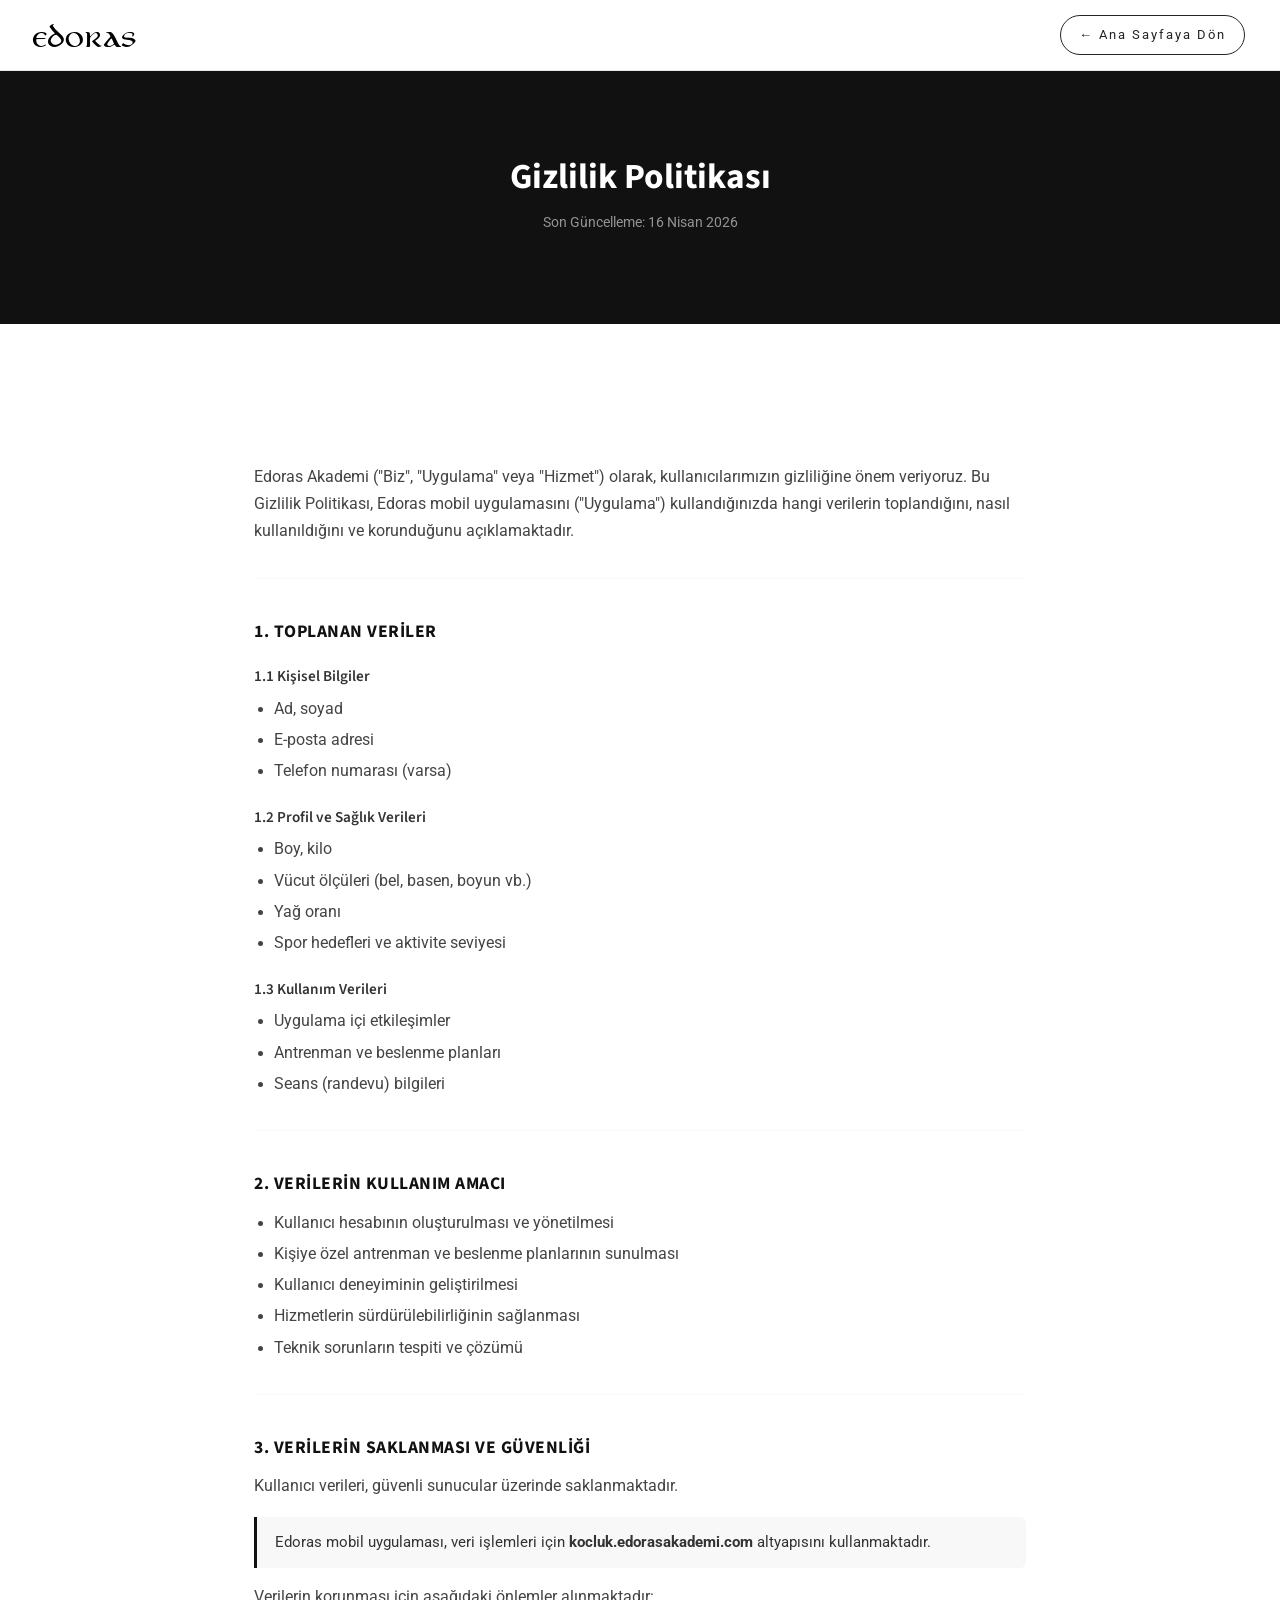
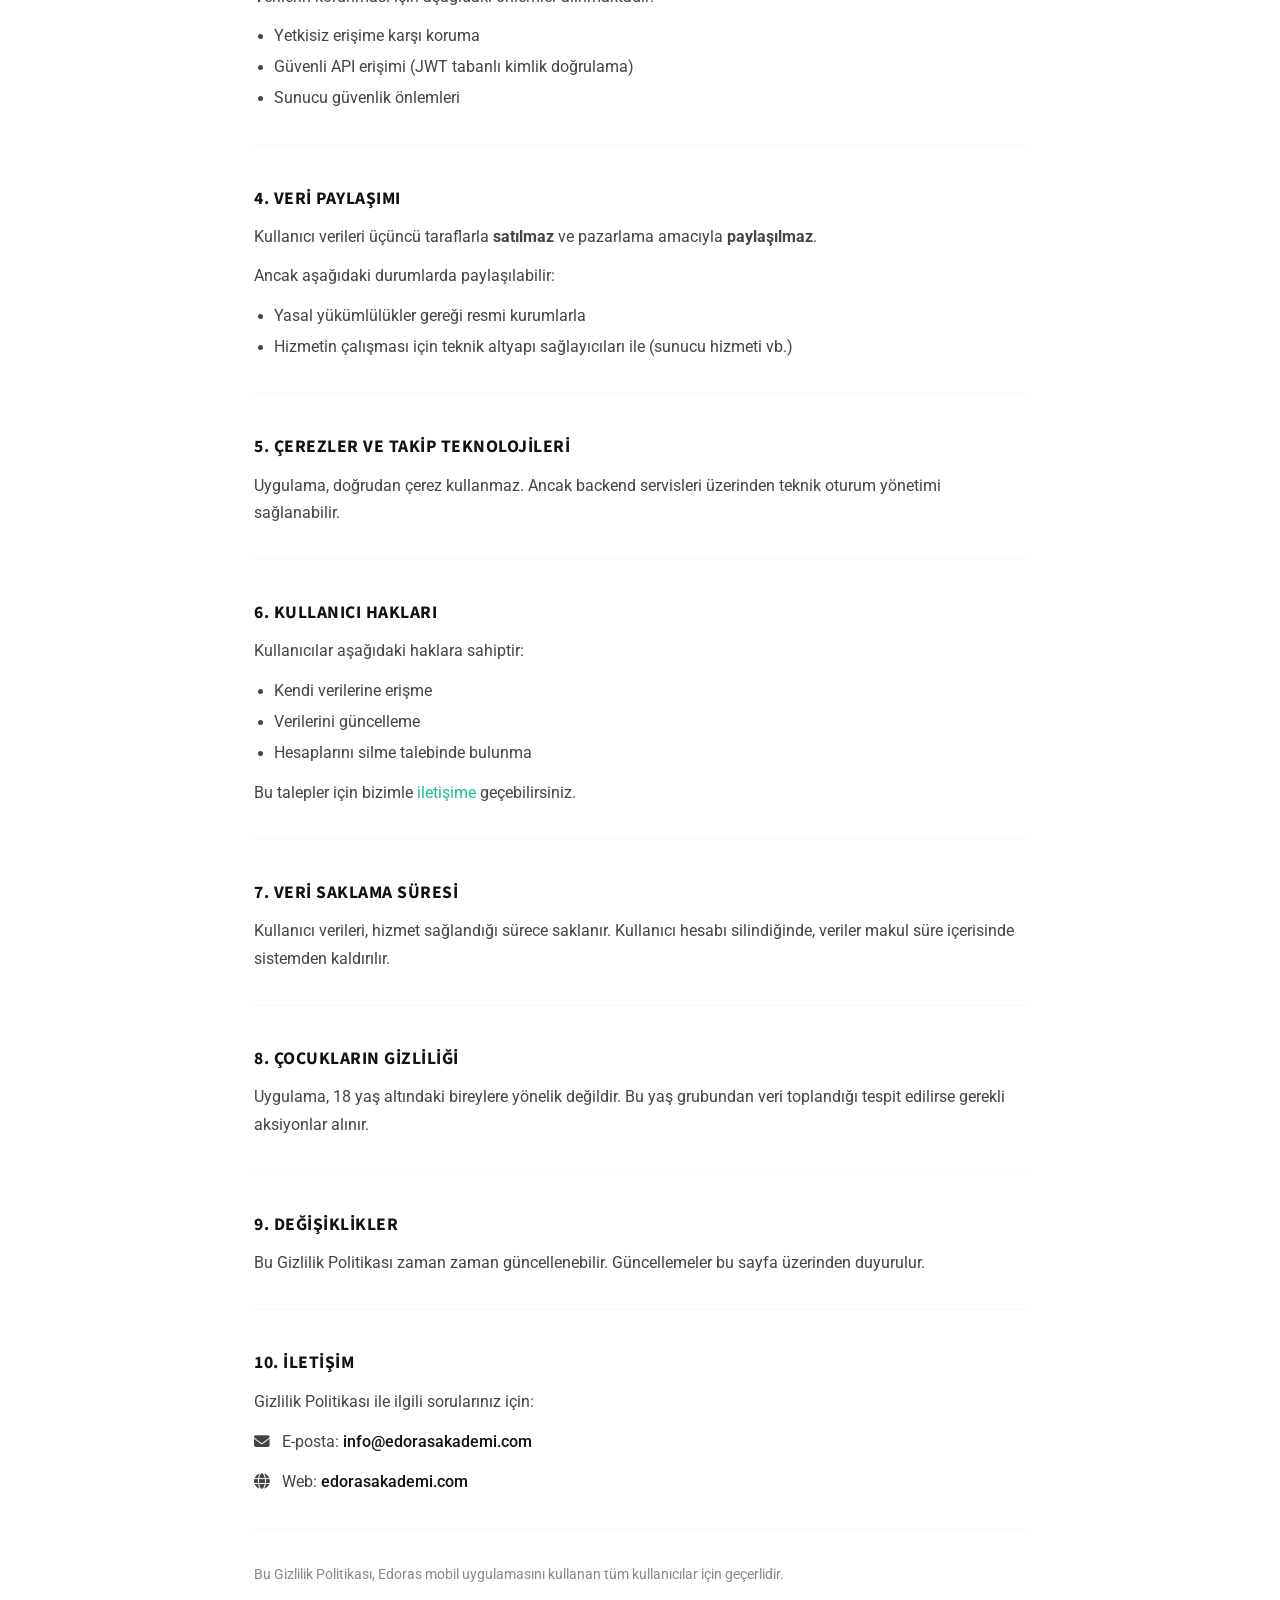
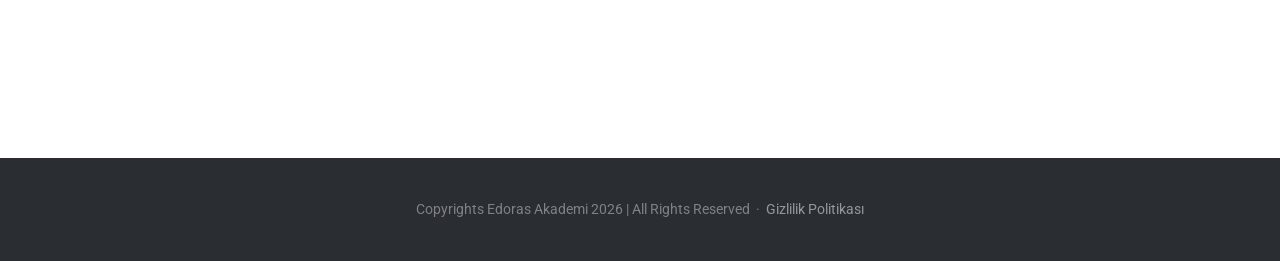
<file: privacy-policy.html>
<!DOCTYPE html>
<html dir="ltr" lang="tr">
<head>

	<meta charset="utf-8">
	<meta http-equiv="x-ua-compatible" content="IE=edge">
	<meta name="viewport" content="width=device-width, initial-scale=1">
	<meta name="author" content="Edoras Akademi">
	<meta name="description" content="Edoras Akademi Gizlilik Politikası">
	<meta name="robots" content="noindex, follow">

	<title>Gizlilik Politikası — Edoras Akademi</title>

	<!-- Favicon -->
	<link rel="icon" type="image/png" sizes="16x16" href="/images/edoras_favicon.png">

	<!-- Font Imports -->
	<link rel="preconnect" href="https://fonts.googleapis.com">
	<link rel="preconnect" href="https://fonts.gstatic.com" crossorigin>
	<link href="https://fonts.googleapis.com/css2?family=Roboto:wght@300;400;500;700&family=Source+Sans+Pro:wght@300;400;600;700&display=swap" rel="stylesheet">

	<!-- Core Style -->
	<link rel="stylesheet" href="css/style.css">

	<!-- Font Icons -->
	<link rel="stylesheet" href="css/font-icons.css">
	<link rel="stylesheet" href="css/et-line.css">

	<!-- One Page Module -->
	<link rel="stylesheet" href="css/onepage.css">

	<!-- Custom CSS -->
	<link rel="stylesheet" href="css/custom.css">

	<style>
		.policy-wrap {
			max-width: 820px;
			margin: 0 auto;
			padding: 60px 24px 80px;
		}

		.policy-wrap h1 {
			font-size: 2rem;
			font-weight: 700;
			margin-bottom: 6px;
			letter-spacing: -0.5px;
		}

		.policy-meta {
			font-size: 0.875rem;
			color: #888;
			margin-bottom: 48px;
			padding-bottom: 24px;
			border-bottom: 1px solid #e5e5e5;
		}

		.policy-wrap h2 {
			font-size: 1.1rem;
			font-weight: 700;
			text-transform: uppercase;
			letter-spacing: 0.5px;
			margin: 40px 0 12px;
			color: #111;
		}

		.policy-wrap h3 {
			font-size: 0.95rem;
			font-weight: 600;
			margin: 20px 0 8px;
			color: #333;
		}

		.policy-wrap p {
			font-size: 0.975rem;
			line-height: 1.75;
			color: #444;
			margin-bottom: 12px;
		}

		.policy-wrap ul {
			padding-left: 20px;
			margin-bottom: 12px;
		}

		.policy-wrap ul li {
			font-size: 0.975rem;
			line-height: 1.75;
			color: #444;
			margin-bottom: 4px;
		}

		.policy-wrap hr {
			border: none;
			border-top: 1px solid #e5e5e5;
			margin: 32px 0;
		}

		.policy-highlight {
			background: #f8f8f8;
			border-left: 3px solid #111;
			padding: 14px 18px;
			border-radius: 0 6px 6px 0;
			margin: 16px 0;
			font-size: 0.95rem;
			color: #333;
		}

		.policy-contact a {
			color: #111;
			font-weight: 500;
			text-decoration: underline;
			text-underline-offset: 3px;
		}

		.policy-contact a:hover {
			color: #555;
		}

		#page-title {
			background: #111;
			padding: 80px 0 60px;
		}

		#page-title h1 {
			color: #fff;
			font-size: 2.2rem;
			font-weight: 700;
			margin: 0;
		}

		#page-title .page-title-meta {
			color: rgba(255,255,255,0.55);
			font-size: 0.875rem;
			margin-top: 8px;
		}
	</style>

</head>

<body class="stretched">

	<div id="wrapper">

		<!-- Header -->
		<header id="header" class="full-header border-full-header header-size-custom" style="background:#111;">
			<div id="header-wrap">
				<div class="container">
					<div class="header-row">

						<div id="logo">
							<a href="index.html">
								<img class="logo-default" srcset="images/edoras.png, images/edoras@2x.png 2x" src="images/edoras@2x.png" alt="Edoras Akademi">
							</a>
						</div>

						<div class="ms-auto">
							<a href="index.html" class="button button-border button-dark button-circle button-small">← Ana Sayfaya Dön</a>
						</div>

					</div>
				</div>
			</div>
		</header>

		<!-- Page Title -->
		<section id="page-title">
			<div class="container text-center">
				<h1>Gizlilik Politikası</h1>
				<p class="page-title-meta">Son Güncelleme: 16 Nisan 2026</p>
			</div>
		</section>

		<!-- Content -->
		<section id="content">
			<div class="content-wrap">
				<div class="policy-wrap">

					<p>Edoras Akademi ("Biz", "Uygulama" veya "Hizmet") olarak, kullanıcılarımızın gizliliğine önem veriyoruz. Bu Gizlilik Politikası, Edoras mobil uygulamasını ("Uygulama") kullandığınızda hangi verilerin toplandığını, nasıl kullanıldığını ve korunduğunu açıklamaktadır.</p>

					<hr>

					<h2>1. Toplanan Veriler</h2>

					<h3>1.1 Kişisel Bilgiler</h3>
					<ul>
						<li>Ad, soyad</li>
						<li>E-posta adresi</li>
						<li>Telefon numarası (varsa)</li>
					</ul>

					<h3>1.2 Profil ve Sağlık Verileri</h3>
					<ul>
						<li>Boy, kilo</li>
						<li>Vücut ölçüleri (bel, basen, boyun vb.)</li>
						<li>Yağ oranı</li>
						<li>Spor hedefleri ve aktivite seviyesi</li>
					</ul>

					<h3>1.3 Kullanım Verileri</h3>
					<ul>
						<li>Uygulama içi etkileşimler</li>
						<li>Antrenman ve beslenme planları</li>
						<li>Seans (randevu) bilgileri</li>
					</ul>

					<hr>

					<h2>2. Verilerin Kullanım Amacı</h2>
					<ul>
						<li>Kullanıcı hesabının oluşturulması ve yönetilmesi</li>
						<li>Kişiye özel antrenman ve beslenme planlarının sunulması</li>
						<li>Kullanıcı deneyiminin geliştirilmesi</li>
						<li>Hizmetlerin sürdürülebilirliğinin sağlanması</li>
						<li>Teknik sorunların tespiti ve çözümü</li>
					</ul>

					<hr>

					<h2>3. Verilerin Saklanması ve Güvenliği</h2>
					<p>Kullanıcı verileri, güvenli sunucular üzerinde saklanmaktadır.</p>

					<div class="policy-highlight">
						Edoras mobil uygulaması, veri işlemleri için <strong>kocluk.edorasakademi.com</strong> altyapısını kullanmaktadır.
					</div>

					<p>Verilerin korunması için aşağıdaki önlemler alınmaktadır:</p>
					<ul>
						<li>Yetkisiz erişime karşı koruma</li>
						<li>Güvenli API erişimi (JWT tabanlı kimlik doğrulama)</li>
						<li>Sunucu güvenlik önlemleri</li>
					</ul>

					<hr>

					<h2>4. Veri Paylaşımı</h2>
					<p>Kullanıcı verileri üçüncü taraflarla <strong>satılmaz</strong> ve pazarlama amacıyla <strong>paylaşılmaz</strong>.</p>
					<p>Ancak aşağıdaki durumlarda paylaşılabilir:</p>
					<ul>
						<li>Yasal yükümlülükler gereği resmi kurumlarla</li>
						<li>Hizmetin çalışması için teknik altyapı sağlayıcıları ile (sunucu hizmeti vb.)</li>
					</ul>

					<hr>

					<h2>5. Çerezler ve Takip Teknolojileri</h2>
					<p>Uygulama, doğrudan çerez kullanmaz. Ancak backend servisleri üzerinden teknik oturum yönetimi sağlanabilir.</p>

					<hr>

					<h2>6. Kullanıcı Hakları</h2>
					<p>Kullanıcılar aşağıdaki haklara sahiptir:</p>
					<ul>
						<li>Kendi verilerine erişme</li>
						<li>Verilerini güncelleme</li>
						<li>Hesaplarını silme talebinde bulunma</li>
					</ul>
					<p>Bu talepler için bizimle <a href="#iletisim-section">iletişime</a> geçebilirsiniz.</p>

					<hr>

					<h2>7. Veri Saklama Süresi</h2>
					<p>Kullanıcı verileri, hizmet sağlandığı sürece saklanır. Kullanıcı hesabı silindiğinde, veriler makul süre içerisinde sistemden kaldırılır.</p>

					<hr>

					<h2>8. Çocukların Gizliliği</h2>
					<p>Uygulama, 18 yaş altındaki bireylere yönelik değildir. Bu yaş grubundan veri toplandığı tespit edilirse gerekli aksiyonlar alınır.</p>

					<hr>

					<h2>9. Değişiklikler</h2>
					<p>Bu Gizlilik Politikası zaman zaman güncellenebilir. Güncellemeler bu sayfa üzerinden duyurulur.</p>

					<hr>

					<h2 id="iletisim-section">10. İletişim</h2>
					<p>Gizlilik Politikası ile ilgili sorularınız için:</p>
					<div class="policy-contact">
						<p>
							<i class="fa-solid fa-envelope me-2"></i>
							E-posta: <a href="mailto:info@edorasakademi.com">info@edorasakademi.com</a>
						</p>
						<p>
							<i class="fa-solid fa-globe me-2"></i>
							Web: <a href="https://edorasakademi.com" target="_blank" rel="noopener">edorasakademi.com</a>
						</p>
					</div>

					<hr>

					<p style="font-size:0.875rem; color:#888;">Bu Gizlilik Politikası, Edoras mobil uygulamasını kullanan tüm kullanıcılar için geçerlidir.</p>

				</div>
			</div>
		</section>

		<!-- Footer -->
		<footer id="footer" class="dark border-0">
			<div id="copyrights">
				<div class="container text-center">
					Copyrights Edoras Akademi 2026 | All Rights Reserved &nbsp;·&nbsp;
					<a href="privacy-policy.html" style="color:rgba(255,255,255,0.5); text-decoration:underline; text-underline-offset:3px;">Gizlilik Politikası</a>
				</div>
			</div>
		</footer>

	</div>

	<script src="js/plugins.min.js"></script>
	<script src="js/functions.bundle.js"></script>

</body>
</html>
</file>
